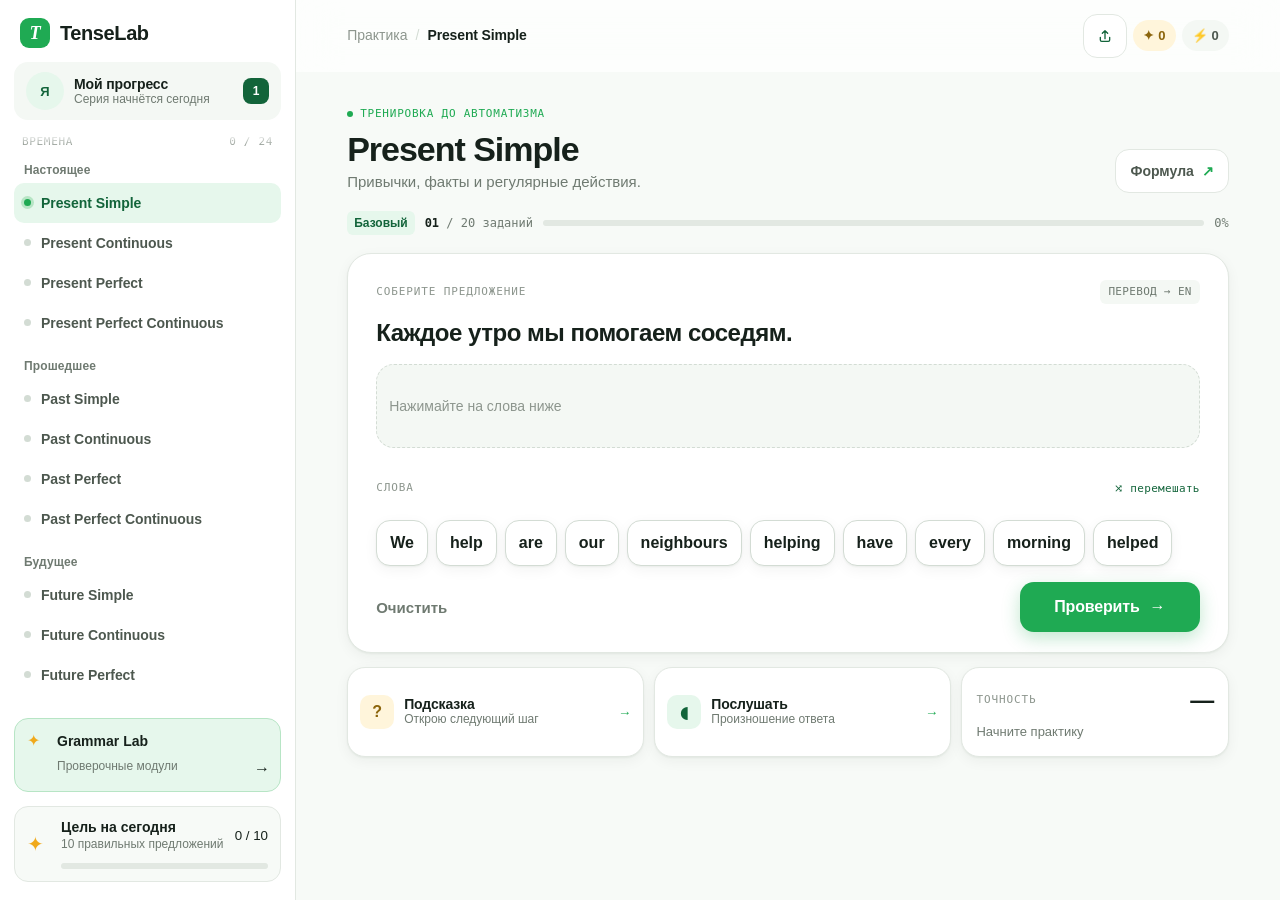
<file: index.html>
<!doctype html>
<html lang="ru">
  <head>
    <meta charset="UTF-8" />
    <meta name="viewport" content="width=device-width, initial-scale=1, viewport-fit=cover, interactive-widget=resizes-content" />
    <title>TenseLab — тренажёр английских времён</title>
    <meta name="description" content="Тренажёр английских времён: соберите предложение из слов и сразу получите разбор." />
    <meta name="theme-color" content="#ffffff" media="(prefers-color-scheme: light)" />
    <meta name="theme-color" content="#0d1310" media="(prefers-color-scheme: dark)" />
    <meta name="color-scheme" content="light dark" />
    <meta name="mobile-web-app-capable" content="yes" />
    <meta name="apple-mobile-web-app-capable" content="yes" />
    <meta name="apple-mobile-web-app-status-bar-style" content="default" />
    <meta name="apple-mobile-web-app-title" content="TenseLab" />
    <meta name="format-detection" content="telephone=no" />
    <link rel="manifest" href="manifest.webmanifest" />
    <link rel="icon" href="icon.svg" type="image/svg+xml" />
    <link rel="apple-touch-icon" href="icons/apple-touch-icon.png" />
    <link rel="stylesheet" href="styles.css" />
  </head>
  <body>
    <a class="skip-link" href="#trainerCard">Перейти к тренажёру</a>
    <div class="scrim" id="scrim" hidden></div>

    <main class="app-shell">
      <aside class="sidebar" id="sidebar" aria-label="Времена и разделы" aria-hidden="true">
        <div class="brand"><span class="brand-mark" aria-hidden="true">T</span><span>TenseLab</span></div>

        <button class="profile-card profile-button" id="profileButton" aria-label="Настроить профиль">
          <div class="avatar" id="avatarLetters" aria-hidden="true">Я</div>
          <div>
            <strong id="profileName">Мой прогресс</strong>
            <small id="profileStreak">Начните свою серию</small>
          </div>
          <div class="level" id="levelBadge" aria-hidden="true">1</div>
        </button>

        <nav class="course-nav" aria-label="Времена английского языка">
          <div class="nav-head"><span>ВРЕМЕНА</span><span id="courseProgress">0 / 24</span></div>
          <div id="tenseList"></div>
        </nav>

        <a class="grammar-lab-link" href="grammar.html">
          <span aria-hidden="true">✦</span><b>Grammar Lab</b><small>Проверочные модули</small><i aria-hidden="true">→</i>
        </a>

        <button class="daily-card" id="dailyGoalButton">
          <span class="sun" aria-hidden="true">✦</span>
          <div><b>Цель на сегодня</b><p id="dailyGoalText">10 правильных предложений</p></div>
          <span id="dailyCount">0 / 10</span>
          <div class="daily-progress"><i id="dailyFill"></i></div>
        </button>
      </aside>

      <section class="workspace">
        <header class="topbar" id="topbar">
          <button class="menu-button" id="menuButton" aria-label="Открыть список времён" aria-controls="sidebar" aria-expanded="false">
            <svg viewBox="0 0 24 24" fill="none" stroke="currentColor" stroke-width="2" stroke-linecap="round" aria-hidden="true">
              <path d="M4 7h16M4 12h16M4 17h16" />
            </svg>
          </button>
          <div class="crumb"><span>Практика</span><i aria-hidden="true">/</i><strong id="crumbTense">Present Simple</strong></div>
          <div class="top-stats">
            <button class="share-button" id="shareButton" aria-label="Поделиться результатом">
              <svg width="16" height="16" viewBox="0 0 24 24" fill="none" stroke="currentColor" stroke-width="2" stroke-linecap="round" stroke-linejoin="round" aria-hidden="true">
                <path d="M12 16V4m0 0L8 8m4-4 4 4M5 14v4a2 2 0 0 0 2 2h10a2 2 0 0 0 2-2v-4" />
              </svg>
            </button>
            <span class="xp" title="Очки опыта">✦ <b id="xpCount">0</b></span>
            <span class="streak" title="Серия дней">⚡ <b id="streakCount">0</b></span>
          </div>
        </header>

        <section class="lesson-head">
          <div class="eyebrow"><span class="live-dot" aria-hidden="true"></span> ТРЕНИРОВКА ДО АВТОМАТИЗМА</div>
          <div class="title-row">
            <div>
              <h1 id="tenseTitle">Present Simple</h1>
              <p id="tenseDescription">Привычки, факты и регулярные действия.</p>
            </div>
            <button class="formula-button" id="formulaButton">Формула <span aria-hidden="true">↗</span></button>
          </div>
          <div class="lesson-meta">
            <span class="badge" id="difficultyBadge">Базовый</span>
            <span><b id="taskNumber">01</b> / 20 заданий</span>
            <div class="progress-line" role="progressbar" aria-label="Прогресс по времени" aria-valuemin="0" aria-valuemax="100" aria-valuenow="0" id="progressBar"><i id="progressFill"></i></div>
            <span id="percentProgress">0%</span>
          </div>
        </section>

        <section class="trainer-card" id="trainerCard">
          <div class="task-top">
            <span class="task-label">СОБЕРИТЕ ПРЕДЛОЖЕНИЕ</span>
            <span class="task-type">ПЕРЕВОД → EN</span>
          </div>
          <h2 id="translation">Она обычно пьёт чай утром.</h2>
          <div class="answer-zone" id="answerZone" aria-live="polite" aria-label="Ваш ответ">
            <span class="answer-placeholder">Нажимайте на слова ниже</span>
          </div>
          <p class="feedback" id="feedback" aria-live="polite"></p>
          <div class="word-bank-label">
            <span>СЛОВА</span>
            <button id="shuffleButton" aria-label="Перемешать слова">⤨ перемешать</button>
          </div>
          <div class="word-bank" id="wordBank"></div>
          <div class="task-actions">
            <button class="secondary-btn" id="clearButton">Очистить</button>
            <button class="check-btn" id="checkButton">Проверить <span aria-hidden="true">→</span></button>
          </div>
        </section>

        <section class="bottom-panel">
          <button class="tool-card" id="hintButton">
            <span class="tool-icon hint-icon" aria-hidden="true">?</span>
            <span><b>Подсказка</b><small>Открою следующий шаг</small></span>
            <i aria-hidden="true">→</i>
          </button>
          <button class="tool-card" id="listenButton">
            <span class="tool-icon listen-icon" aria-hidden="true">◖</span>
            <span><b>Послушать</b><small>Произношение ответа</small></span>
            <i aria-hidden="true">→</i>
          </button>
          <div class="accuracy-card">
            <span>ТОЧНОСТЬ</span>
            <b id="accuracyValue">—</b>
            <small id="accuracySub">Начните практику</small>
          </div>
        </section>
      </section>
    </main>

    <dialog id="formulaDialog" aria-labelledby="dialogTitle">
      <div class="dialog-body">
        <button class="close-dialog" id="closeDialog" aria-label="Закрыть">×</button>
        <span class="dialog-overline">ШПАРГАЛКА</span>
        <h3 id="dialogTitle"></h3>
        <p id="dialogUsage"></p>
        <div class="formula-box" id="dialogFormula"></div>
        <div class="examples" id="dialogExamples"></div>
      </div>
    </dialog>

    <dialog id="goalDialog" class="settings-dialog" aria-labelledby="goalDialogTitle">
      <div class="dialog-body">
        <button class="close-dialog" data-close="goalDialog" aria-label="Закрыть">×</button>
        <span class="dialog-overline">НАСТРОЙКА</span>
        <h3 id="goalDialogTitle">Цель на сегодня</h3>
        <p>Выберите количество правильных предложений. Серия засчитывается после первого верного ответа за день.</p>
        <div class="goal-options">
          <button data-goal="5" aria-pressed="false">5<small>лёгкий темп</small></button>
          <button data-goal="10" aria-pressed="false">10<small>обычный</small></button>
          <button data-goal="20" aria-pressed="false">20<small>интенсив</small></button>
        </div>
      </div>
    </dialog>

    <dialog id="profileDialog" class="settings-dialog" aria-labelledby="profileDialogTitle">
      <div class="dialog-body">
        <button class="close-dialog" data-close="profileDialog" aria-label="Закрыть">×</button>
        <span class="dialog-overline">ПРОФИЛЬ</span>
        <h3 id="profileDialogTitle">Как к вам обращаться?</h3>
        <p>Имя остаётся только на этом устройстве.</p>
        <input id="profileNameInput" maxlength="24" placeholder="Например, Маша" autocomplete="given-name" enterkeyhint="done" />
        <button class="check-btn save-profile" id="saveProfileButton">Сохранить</button>
      </div>
    </dialog>

    <div class="toast" id="toast" role="status" aria-live="polite"></div>
    <script src="app.js"></script>
  </body>
</html>
</file>
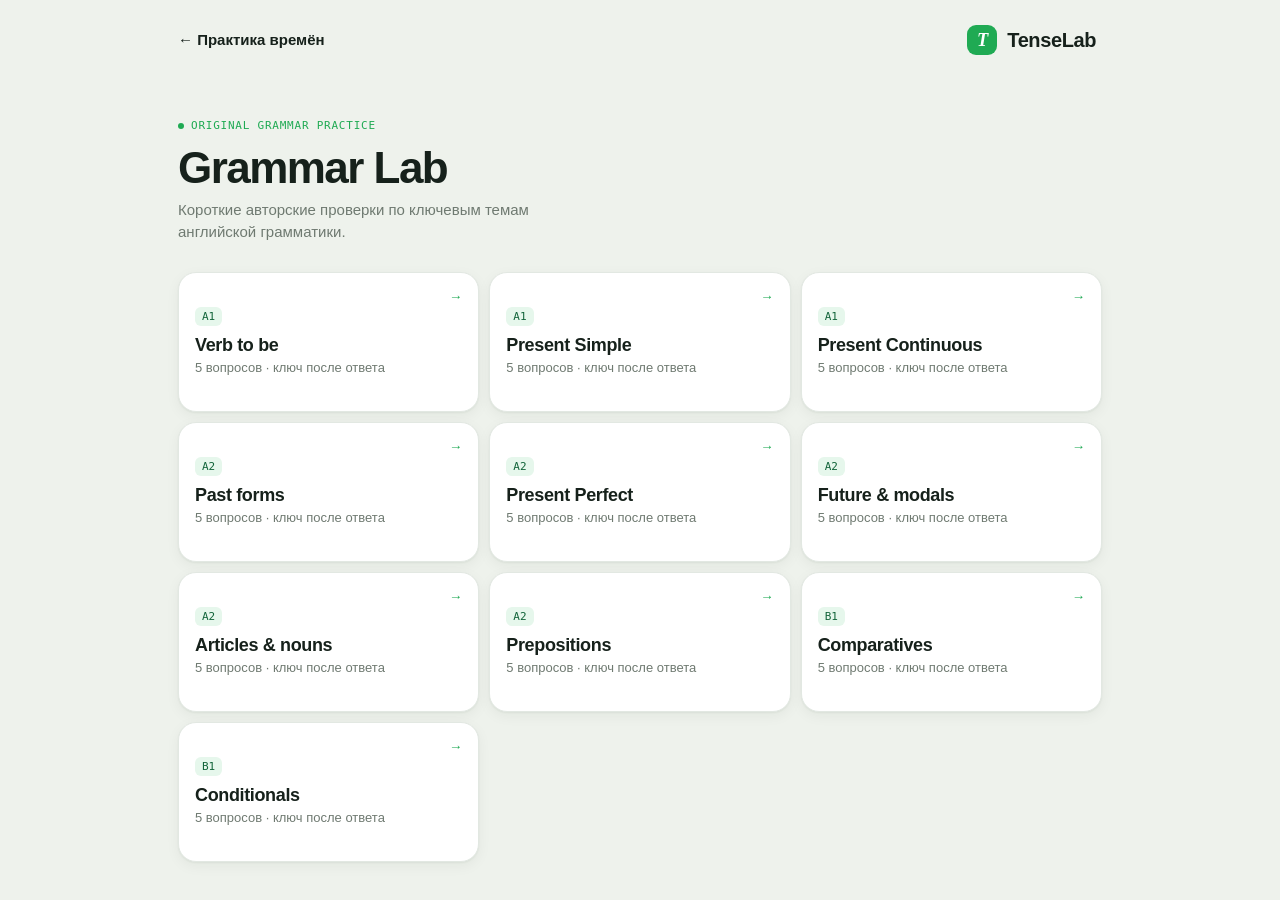
<file: grammar.html>
<!doctype html>
<html lang="ru">
  <head>
    <meta charset="UTF-8" />
    <meta name="viewport" content="width=device-width, initial-scale=1, viewport-fit=cover, interactive-widget=resizes-content" />
    <title>Grammar Lab — TenseLab</title>
    <meta name="description" content="Короткие проверочные модули по ключевым темам английской грамматики." />
    <meta name="theme-color" content="#ffffff" media="(prefers-color-scheme: light)" />
    <meta name="theme-color" content="#0d1310" media="(prefers-color-scheme: dark)" />
    <meta name="color-scheme" content="light dark" />
    <meta name="mobile-web-app-capable" content="yes" />
    <meta name="apple-mobile-web-app-capable" content="yes" />
    <meta name="apple-mobile-web-app-status-bar-style" content="default" />
    <meta name="apple-mobile-web-app-title" content="TenseLab" />
    <link rel="manifest" href="manifest.webmanifest" />
    <link rel="icon" href="icon.svg" type="image/svg+xml" />
    <link rel="apple-touch-icon" href="icons/apple-touch-icon.png" />
    <link rel="stylesheet" href="styles.css" />
  </head>
  <body class="grammar-page">
    <main class="grammar-shell">
      <header class="grammar-header">
        <a href="index.html" class="back-link">← Практика времён</a>
        <div class="brand"><span class="brand-mark" aria-hidden="true">T</span><span>TenseLab</span></div>
      </header>

      <section class="grammar-intro">
        <span class="eyebrow"><span class="live-dot" aria-hidden="true"></span> ORIGINAL GRAMMAR PRACTICE</span>
        <h1>Grammar Lab</h1>
        <p>Короткие авторские проверки по ключевым темам английской грамматики.</p>
      </section>

      <section class="module-grid" id="moduleGrid"></section>

      <section class="quiz-card" id="quizCard" hidden>
        <button class="back-link quiz-back" id="quizBack">← Все модули</button>
        <div class="quiz-top"><span id="quizUnit">МОДУЛЬ</span><span id="quizProgress">1 / 5</span></div>
        <h2 id="quizQuestion"></h2>
        <div id="quizOptions" class="quiz-options"></div>
        <p id="quizFeedback" class="quiz-feedback" aria-live="polite"></p>
        <button class="check-btn" id="nextQuestion" hidden>Следующий вопрос →</button>
      </section>
    </main>
    <script src="grammar.js"></script>
  </body>
</html>
</file>
<file: styles.css>
/* ==========================================================================
   TenseLab — design tokens
   Mobile-first. Light/dark. Safe-area aware. Motion follows the Apple
   "fluid interfaces" model: instant press feedback, short critically damped
   curves, overshoot only where a gesture carried momentum.
   ========================================================================== */

:root {
  color-scheme: light dark;

  /* Type — the platform font ships optical sizing and legibility tuning */
  --font-ui: -apple-system, BlinkMacSystemFont, "SF Pro Text", "Segoe UI Variable Text",
    "Segoe UI", Roboto, "Helvetica Neue", Arial, sans-serif;
  --font-mono: ui-monospace, SFMono-Regular, "SF Mono", "Roboto Mono", Menlo, Consolas, monospace;

  /* Surfaces */
  --bg: #eef2ec;
  --surface: #ffffff;
  --surface-sunken: #f4f8f4;
  --surface-quiet: #f7faf7;
  --chrome: rgba(255, 255, 255, 0.72);

  /* Ink */
  --ink: #16211b;
  --ink-2: #4d584f;
  --ink-3: #6f7a71;
  --ink-4: #8d968e;

  /* Lines */
  --line: #e2e8e2;
  --line-strong: #d3dcd4;

  /* Accents */
  --accent: #1faa53;
  --accent-press: #17913f;
  --accent-deep: #12643a;
  --accent-soft: #e6f7ec;
  --accent-edge: #b7e5c5;
  --gold: #f0a91b;
  --gold-soft: #fff5db;
  --gold-ink: #8c650c;
  --danger: #d9534f;
  --danger-soft: #fdeceb;

  /* Elevation */
  --shadow-1: 0 1px 2px rgba(16, 40, 24, 0.05), 0 4px 14px rgba(16, 40, 24, 0.05);
  --shadow-2: 0 2px 6px rgba(16, 40, 24, 0.06), 0 16px 40px rgba(16, 40, 24, 0.09);
  --shadow-3: 0 8px 24px rgba(10, 26, 16, 0.16), 0 40px 90px rgba(10, 26, 16, 0.22);
  --shadow-accent: 0 6px 18px rgba(31, 170, 83, 0.28);

  /* Radii */
  --r-sm: 10px;
  --r-md: 14px;
  --r-lg: 18px;
  --r-xl: 24px;
  --r-pill: 999px;

  /* Motion — response times, not "durations". Springs settle; these approximate. */
  --dur-press: 90ms;
  --dur-fast: 180ms;
  --dur-base: 260ms;
  --dur-slow: 400ms;
  --ease-out: cubic-bezier(0.32, 0.72, 0, 1);      /* critically damped feel */
  --ease-in: cubic-bezier(0.4, 0, 0.9, 0.3);
  --ease-momentum: cubic-bezier(0.2, 1.12, 0.36, 1); /* slight overshoot */

  /* Safe areas */
  --safe-t: env(safe-area-inset-top, 0px);
  --safe-r: env(safe-area-inset-right, 0px);
  --safe-b: env(safe-area-inset-bottom, 0px);
  --safe-l: env(safe-area-inset-left, 0px);

  /* Rhythm */
  --gutter: 20px;
  --topbar-h: 56px;
  --tap: 44px; /* minimum comfortable touch target */
}

@media (min-width: 900px) {
  :root {
    --gutter: clamp(28px, 4vw, 64px);
    --topbar-h: 72px;
  }
}

@media (prefers-color-scheme: dark) {
  :root {
    --bg: #0d1310;
    --surface: #161d18;
    --surface-sunken: #1b241d;
    --surface-quiet: #131a15;
    --chrome: rgba(22, 29, 24, 0.72);

    --ink: #eaf2ec;
    --ink-2: #b7c3ba;
    --ink-3: #93a096;
    --ink-4: #7d8a80;

    --line: #26312a;
    --line-strong: #334237;

    --accent: #3ecb75;
    --accent-press: #55d989;
    --accent-deep: #9fe7bb;
    --accent-soft: #16301f;
    --accent-edge: #2c5b3d;
    --gold: #f2b53a;
    --gold-soft: #33280d;
    --gold-ink: #f3c96e;
    --danger: #ff7b73;
    --danger-soft: #38201f;

    --shadow-1: 0 1px 2px rgba(0, 0, 0, 0.4), 0 4px 14px rgba(0, 0, 0, 0.3);
    --shadow-2: 0 2px 6px rgba(0, 0, 0, 0.4), 0 16px 40px rgba(0, 0, 0, 0.45);
    --shadow-3: 0 8px 24px rgba(0, 0, 0, 0.55), 0 40px 90px rgba(0, 0, 0, 0.6);
    --shadow-accent: 0 6px 18px rgba(62, 203, 117, 0.22);
  }
}

/* ==========================================================================
   Base
   ========================================================================== */

* {
  box-sizing: border-box;
}

/* An explicit `display` outranks the UA's [hidden] rule, so state the intent */
[hidden] {
  display: none !important;
}

html {
  -webkit-text-size-adjust: 100%;
  text-size-adjust: 100%;
}

body {
  margin: 0;
  min-height: 100vh;
  min-height: 100dvh;
  background: var(--bg);
  color: var(--ink);
  font-family: var(--font-ui);
  font-size: 16px;
  line-height: 1.5;
  -webkit-font-smoothing: antialiased;
  overscroll-behavior-y: contain;
}

body.no-scroll {
  overflow: hidden;
  touch-action: none;
}

/* ZoomLock (installZoomLock in app.js): panning yes, page scaling no.
   Set from JS so the page still behaves normally without it. */
html.zoom-locked {
  touch-action: pan-x pan-y;
}

h1,
h2,
h3 {
  font-weight: 700;
  margin: 0;
}

/* Anything a finger lands on: no 300ms delay, no grey flash, no text selection,
   and never smaller than the comfortable target size. */
button,
a.grammar-lab-link,
a.back-link {
  font-family: inherit;
  color: inherit;
  touch-action: manipulation;
  -webkit-tap-highlight-color: transparent;
  -webkit-user-select: none;
  user-select: none;
  -webkit-touch-callout: none;
}

button {
  cursor: pointer;
}

:where(button, a, input, [tabindex]):focus-visible {
  outline: 2px solid var(--accent);
  outline-offset: 2px;
  border-radius: var(--r-sm);
}

.skip-link {
  position: fixed;
  top: calc(var(--safe-t) + 8px);
  left: 50%;
  translate: -50% -200%;
  z-index: 60;
  background: var(--surface);
  color: var(--ink);
  border-radius: var(--r-pill);
  padding: 12px 20px;
  font-size: 0.875rem;
  font-weight: 600;
  text-decoration: none;
  box-shadow: var(--shadow-2);
  transition: translate var(--dur-base) var(--ease-out);
}

.skip-link:focus-visible {
  translate: -50% 0;
}

/* ==========================================================================
   Shell
   ========================================================================== */

.app-shell {
  max-width: 1440px;
  min-height: 100vh;
  min-height: 100dvh;
  margin-inline: auto;
  background: var(--surface-quiet);
  display: flex;
  /* No stacking context here on purpose: the drawer's z-index has to outrank
     the scrim, which lives outside this element. */
}

.workspace {
  flex: 1;
  min-width: 0;
  display: flex;
  flex-direction: column;
  padding-bottom: calc(24px + var(--safe-b));
}

/* ==========================================================================
   Sidebar — a drawer on phones, a column from 900px up
   ========================================================================== */

.sidebar {
  position: fixed;
  z-index: 40;
  inset: 0 auto 0 0;
  width: min(310px, 86vw);
  display: flex;
  flex-direction: column;
  gap: 14px;
  background: var(--surface);
  border-right: 1px solid var(--line);
  padding: calc(18px + var(--safe-t)) 14px calc(18px + var(--safe-b)) calc(14px + var(--safe-l));
  box-shadow: 24px 0 60px rgba(10, 26, 16, 0.18);

  /* Compositor-only property so the drag can track the finger 1:1 */
  translate: -102% 0;
  visibility: hidden;
  transition: translate var(--dur-base) var(--ease-out), visibility 0s linear var(--dur-base);
}

.sidebar.open {
  translate: 0 0;
  visibility: visible;
  transition: translate var(--dur-base) var(--ease-out), visibility 0s;
}

/* While a finger is on the drawer, the transform is driven by JS, not CSS */
.sidebar.dragging {
  transition: none;
  visibility: visible;
}

.scrim {
  position: fixed;
  inset: 0;
  z-index: 39;
  background: rgba(8, 22, 13, 0.42);
  backdrop-filter: blur(3px);
  -webkit-backdrop-filter: blur(3px);
  opacity: 0;
  visibility: hidden;
  transition: opacity var(--dur-base) var(--ease-out), visibility 0s linear var(--dur-base);
}

.scrim.visible {
  opacity: 1;
  visibility: visible;
  transition: opacity var(--dur-base) var(--ease-out), visibility 0s;
}

.brand {
  display: flex;
  align-items: center;
  gap: 10px;
  padding-inline: 6px;
  font-size: 1.25rem;
  font-weight: 800;
  letter-spacing: -0.02em;
}

.brand-mark {
  width: 30px;
  height: 30px;
  flex: none;
  border-radius: 9px;
  background: var(--accent);
  color: #fff;
  display: grid;
  place-items: center;
  font: italic 700 1.15rem/1 Georgia, "Times New Roman", serif;
}

.profile-card {
  width: 100%;
  min-height: var(--tap);
  border: 0;
  border-radius: var(--r-md);
  background: var(--surface-sunken);
  color: var(--ink);
  padding: 10px 12px;
  display: flex;
  align-items: center;
  gap: 10px;
  text-align: left;
  transition: background var(--dur-fast) var(--ease-out), scale var(--dur-press) var(--ease-out);
}

.profile-card:active {
  scale: 0.98;
}

.avatar {
  width: 38px;
  height: 38px;
  flex: none;
  border-radius: 50%;
  background: var(--accent-soft);
  color: var(--accent-deep);
  display: grid;
  place-items: center;
  font-size: 0.8125rem;
  font-weight: 700;
}

.profile-card > div:not(.avatar):not(.level) {
  min-width: 0;
}

.profile-card strong,
.profile-card small {
  display: block;
  overflow: hidden;
  text-overflow: ellipsis;
  white-space: nowrap;
}

.profile-card strong {
  font-size: 0.875rem;
  letter-spacing: -0.01em;
}

.profile-card small {
  font-size: 0.75rem;
  color: var(--ink-3);
}

.level {
  margin-left: auto;
  flex: none;
  min-width: 26px;
  height: 26px;
  padding-inline: 6px;
  border-radius: 8px;
  background: var(--accent-deep);
  color: var(--surface);
  display: grid;
  place-items: center;
  font-size: 0.75rem;
  font-weight: 700;
}

@media (prefers-color-scheme: dark) {
  .level {
    color: #0d1310;
  }
}

.course-nav {
  flex: 1;
  min-height: 0;
  overflow-y: auto;
  overscroll-behavior: contain;
  -webkit-overflow-scrolling: touch;
  scrollbar-width: thin;
  /* Scroll edge effect instead of a hard divider */
  mask-image: linear-gradient(to bottom, transparent 0, #000 12px, #000 calc(100% - 16px), transparent 100%);
}

.nav-head {
  display: flex;
  justify-content: space-between;
  margin: 0 8px 10px;
  font-family: var(--font-mono);
  font-size: 0.6875rem;
  letter-spacing: 0.06em;
  color: var(--ink-4);
}

.nav-section {
  margin-bottom: 14px;
}

.nav-section-title {
  margin: 0 10px 4px;
  font-size: 0.75rem;
  font-weight: 700;
  letter-spacing: 0.01em;
  color: var(--ink-3);
}

.tense-link {
  width: 100%;
  min-height: 40px;
  border: 0;
  border-radius: var(--r-sm);
  background: transparent;
  color: var(--ink-2);
  padding: 8px 10px;
  display: flex;
  align-items: center;
  gap: 10px;
  text-align: left;
  font-size: 0.875rem;
  font-weight: 600;
  letter-spacing: -0.005em;
  transition: background var(--dur-fast) var(--ease-out), color var(--dur-fast) var(--ease-out),
    scale var(--dur-press) var(--ease-out);
}

.tense-link:active {
  scale: 0.985;
  background: var(--surface-sunken);
}

.tense-link.active {
  background: var(--accent-soft);
  color: var(--accent-deep);
}

.tense-dot {
  width: 7px;
  height: 7px;
  flex: none;
  border-radius: 50%;
  background: var(--line-strong);
  transition: background var(--dur-fast) var(--ease-out), box-shadow var(--dur-fast) var(--ease-out);
}

.tense-link.active .tense-dot {
  background: var(--accent);
  box-shadow: 0 0 0 3px var(--accent-edge);
}

.tense-link.done .tense-dot {
  background: var(--accent);
}

.grammar-lab-link {
  min-height: var(--tap);
  border: 1px solid var(--accent-edge);
  border-radius: var(--r-md);
  background: var(--accent-soft);
  color: var(--accent-deep);
  padding: 10px 12px;
  display: grid;
  grid-template-columns: 22px 1fr 14px;
  align-items: center;
  gap: 4px 8px;
  text-decoration: none;
  transition: scale var(--dur-press) var(--ease-out), background var(--dur-fast) var(--ease-out);
}

.grammar-lab-link:active {
  scale: 0.98;
}

.grammar-lab-link span {
  color: var(--gold);
  font-size: 1rem;
}

.grammar-lab-link b {
  font-size: 0.875rem;
}

.grammar-lab-link small {
  grid-column: 2;
  font-size: 0.75rem;
  color: var(--ink-3);
}

.grammar-lab-link i {
  grid-row: span 2;
  grid-column: 3;
  font-style: normal;
}

.daily-card {
  width: 100%;
  border: 1px solid var(--line);
  border-radius: var(--r-md);
  background: var(--surface-quiet);
  color: var(--ink);
  padding: 12px;
  display: grid;
  grid-template-columns: 24px 1fr auto;
  align-items: center;
  gap: 4px 10px;
  text-align: left;
  transition: scale var(--dur-press) var(--ease-out), border-color var(--dur-fast) var(--ease-out);
}

.daily-card:active {
  scale: 0.98;
}

.daily-card .sun {
  grid-row: span 2;
  font-size: 1.25rem;
  color: var(--gold);
}

.daily-card b {
  font-size: 0.875rem;
}

.daily-card p {
  margin: 2px 0 0;
  font-size: 0.75rem;
  color: var(--ink-3);
}

.daily-card > span:last-child {
  grid-column: 3;
  grid-row: 1;
  font-family: var(--font-mono);
  font-size: 0.75rem;
  color: var(--accent-deep);
}

.daily-progress {
  grid-column: 2 / -1;
  height: 6px;
  margin-top: 8px;
  border-radius: var(--r-pill);
  background: var(--line);
  overflow: hidden;
}

.daily-progress i {
  display: block;
  height: 100%;
  width: 0;
  border-radius: inherit;
  background: var(--accent);
  transition: width var(--dur-slow) var(--ease-out);
}

/* ==========================================================================
   Topbar — a translucent layer the content scrolls under
   ========================================================================== */

.topbar {
  position: sticky;
  top: 0;
  z-index: 20;
  min-height: var(--topbar-h);
  padding: calc(var(--safe-t) + 6px) max(var(--gutter), var(--safe-r)) 6px max(var(--gutter), var(--safe-l));
  display: flex;
  align-items: center;
  gap: 10px;
  background: var(--chrome);
  backdrop-filter: blur(20px) saturate(180%);
  -webkit-backdrop-filter: blur(20px) saturate(180%);
  border-bottom: 1px solid transparent;
  transition: border-color var(--dur-base) var(--ease-out);
}

/* The divider only appears once content actually slides underneath */
.topbar.scrolled {
  border-bottom-color: var(--line);
}

.menu-button {
  width: var(--tap);
  height: var(--tap);
  flex: none;
  margin-left: -10px;
  border: 0;
  border-radius: var(--r-md);
  background: transparent;
  color: var(--ink-2);
  display: grid;
  place-items: center;
  transition: background var(--dur-fast) var(--ease-out), scale var(--dur-press) var(--ease-out);
}

.menu-button:active {
  scale: 0.92;
  background: var(--surface-sunken);
}

.menu-button svg {
  width: 22px;
  height: 22px;
}

.crumb {
  display: flex;
  align-items: baseline;
  gap: 8px;
  min-width: 0;
  font-size: 0.875rem;
}

.crumb span {
  color: var(--ink-4);
}

.crumb i {
  color: var(--line-strong);
  font-style: normal;
}

.crumb strong {
  min-width: 0;
  overflow: hidden;
  text-overflow: ellipsis;
  white-space: nowrap;
  letter-spacing: -0.01em;
}

.top-stats {
  margin-left: auto;
  display: flex;
  align-items: center;
  gap: 6px;
  flex: none;
}

.top-stats span {
  display: inline-flex;
  align-items: center;
  gap: 4px;
  padding: 6px 10px;
  border-radius: var(--r-pill);
  font-size: 0.8125rem;
  font-weight: 600;
  font-variant-numeric: tabular-nums;
  white-space: nowrap;
}

.xp {
  background: var(--gold-soft);
  color: var(--gold-ink);
}

.streak {
  background: var(--surface-sunken);
  color: var(--ink-2);
}

.share-button {
  min-width: var(--tap);
  height: var(--tap);
  border: 1px solid var(--line);
  border-radius: var(--r-md);
  background: var(--surface);
  color: var(--accent-deep);
  padding-inline: 10px;
  display: inline-flex;
  align-items: center;
  justify-content: center;
  gap: 6px;
  font-size: 0.8125rem;
  font-weight: 600;
  transition: scale var(--dur-press) var(--ease-out), background var(--dur-fast) var(--ease-out);
}

.share-button:active {
  scale: 0.94;
  background: var(--accent-soft);
}

/* ==========================================================================
   Lesson head
   ========================================================================== */

.lesson-head {
  padding: 22px max(var(--gutter), var(--safe-r)) 18px max(var(--gutter), var(--safe-l));
}

.eyebrow {
  display: flex;
  align-items: center;
  gap: 7px;
  font-family: var(--font-mono);
  font-size: 0.6875rem;
  font-weight: 500;
  letter-spacing: 0.07em;
  color: var(--accent);
}

.live-dot {
  width: 6px;
  height: 6px;
  flex: none;
  border-radius: 50%;
  background: var(--accent);
  animation: breathe 2.6s var(--ease-out) infinite;
}

.title-row {
  display: flex;
  flex-direction: column;
  align-items: flex-start;
  gap: 14px;
  margin-top: 8px;
}

.title-row h1 {
  /* Large type wants tight leading and negative tracking */
  font-size: clamp(1.75rem, 7vw, 2.125rem);
  line-height: 1.08;
  letter-spacing: -0.03em;
  margin-bottom: 4px;
}

.title-row p {
  margin: 0;
  color: var(--ink-3);
  font-size: 0.9375rem;
  line-height: 1.45;
  max-width: 46ch;
}

.formula-button {
  min-height: var(--tap);
  border: 1px solid var(--line);
  border-radius: var(--r-md);
  background: var(--surface);
  color: var(--ink-2);
  padding: 0 14px;
  display: inline-flex;
  align-items: center;
  gap: 8px;
  font-size: 0.875rem;
  font-weight: 600;
  transition: scale var(--dur-press) var(--ease-out), border-color var(--dur-fast) var(--ease-out);
}

.formula-button:active {
  scale: 0.96;
  border-color: var(--accent-edge);
}

.formula-button span {
  color: var(--accent);
}

.lesson-meta {
  display: flex;
  align-items: center;
  flex-wrap: wrap;
  gap: 8px 10px;
  margin-top: 18px;
  font-family: var(--font-mono);
  font-size: 0.75rem;
  color: var(--ink-3);
}

.lesson-meta b {
  color: var(--ink);
}

.badge {
  border-radius: 6px;
  background: var(--accent-soft);
  color: var(--accent-deep);
  padding: 3px 7px;
  font-family: var(--font-ui);
  font-size: 0.75rem;
  font-weight: 600;
}

.progress-line {
  flex: 1 1 90px;
  min-width: 70px;
  height: 6px;
  border-radius: var(--r-pill);
  background: var(--line);
  overflow: hidden;
}

.progress-line i {
  display: block;
  height: 100%;
  width: 0;
  border-radius: inherit;
  background: var(--accent);
  transition: width var(--dur-slow) var(--ease-out);
}

/* ==========================================================================
   Trainer card
   ========================================================================== */

.trainer-card {
  margin-inline: max(var(--gutter), var(--safe-r)) max(var(--gutter), var(--safe-l));
  border: 1px solid var(--line);
  border-radius: var(--r-xl);
  background: var(--surface);
  padding: 18px 16px 0;
  box-shadow: var(--shadow-1);
  transition: box-shadow var(--dur-base) var(--ease-out), border-color var(--dur-base) var(--ease-out);
}

.trainer-card.success-card {
  border-color: var(--accent-edge);
  box-shadow: var(--shadow-accent);
}

.task-top {
  display: flex;
  justify-content: space-between;
  align-items: center;
  gap: 10px;
}

.task-label {
  font-family: var(--font-mono);
  font-size: 0.6875rem;
  font-weight: 500;
  letter-spacing: 0.08em;
  color: var(--ink-4);
}

.task-type {
  font-family: var(--font-mono);
  font-size: 0.6875rem;
  letter-spacing: 0.03em;
  background: var(--surface-sunken);
  color: var(--ink-3);
  padding: 4px 8px;
  border-radius: 6px;
  white-space: nowrap;
}

.trainer-card h2 {
  font-size: clamp(1.25rem, 5.2vw, 1.5rem);
  line-height: 1.25;
  letter-spacing: -0.02em;
  margin: 14px 0 16px;
  text-wrap: balance;
}

.answer-zone {
  min-height: 84px;
  border: 1.5px dashed var(--line-strong);
  border-radius: var(--r-lg);
  background: var(--surface-sunken);
  display: flex;
  flex-wrap: wrap;
  align-content: center;
  gap: 8px;
  padding: 12px;
  transition: background var(--dur-base) var(--ease-out), border-color var(--dur-base) var(--ease-out);
}

.answer-zone.has-answer {
  border-style: solid;
  border-color: var(--line);
  background: var(--surface);
}

.answer-zone.shake {
  border-color: var(--danger);
  animation: shake 420ms var(--ease-out);
}

.answer-placeholder {
  color: var(--ink-4);
  font-size: 0.875rem;
}

.answer-token {
  min-height: 38px;
  border: 0;
  border-radius: var(--r-sm);
  background: var(--accent-soft);
  color: var(--accent-deep);
  padding: 6px 11px;
  font-size: 1rem;
  font-weight: 600;
  animation: token-in var(--dur-base) var(--ease-momentum);
  transition: scale var(--dur-press) var(--ease-out);
}

.answer-token:active {
  scale: 0.93;
}

.feedback {
  font-size: 0.875rem;
  line-height: 1.45;
  margin: 10px 2px 0;
  min-height: 0;
  opacity: 0;
  transition: opacity var(--dur-fast) var(--ease-out);
}

.feedback.show {
  min-height: 1.4em;
  opacity: 1;
}

.feedback.error {
  color: var(--danger);
}

.feedback.success {
  color: var(--accent-deep);
  font-weight: 600;
}

.word-bank-label {
  display: flex;
  justify-content: space-between;
  align-items: center;
  gap: 10px;
  margin: 18px 0 10px;
  font-family: var(--font-mono);
  font-size: 0.6875rem;
  font-weight: 500;
  letter-spacing: 0.08em;
  color: var(--ink-4);
}

.word-bank-label button {
  min-height: var(--tap);
  border: 0;
  border-radius: var(--r-sm);
  background: transparent;
  color: var(--accent-deep);
  padding: 0 8px;
  margin-right: -8px;
  font-family: var(--font-mono);
  font-size: 0.6875rem;
  letter-spacing: 0.03em;
  transition: scale var(--dur-press) var(--ease-out), background var(--dur-fast) var(--ease-out);
}

.word-bank-label button:active {
  scale: 0.94;
  background: var(--accent-soft);
}

.word-bank {
  display: flex;
  flex-wrap: wrap;
  gap: 8px;
  min-height: 46px;
}

.word {
  min-height: 42px;
  border: 1px solid var(--line-strong);
  border-radius: var(--r-md);
  background: var(--surface);
  color: var(--ink);
  padding: 8px 13px;
  font-size: 1rem;
  font-weight: 600;
  box-shadow: var(--shadow-1);
  transition: scale var(--dur-press) var(--ease-out), opacity var(--dur-base) var(--ease-out),
    border-color var(--dur-fast) var(--ease-out), background var(--dur-fast) var(--ease-out);
}

.word:active {
  scale: 0.93;
  border-color: var(--accent-edge);
  background: var(--accent-soft);
}

.word.used {
  opacity: 0.28;
  scale: 0.94;
  pointer-events: none;
  box-shadow: none;
}

/* The primary action stays in the thumb zone while the card is on screen */
.task-actions {
  position: sticky;
  bottom: 0;
  z-index: 5;
  margin-inline: -16px;
  padding: 12px 16px calc(12px + var(--safe-b));
  display: flex;
  align-items: center;
  gap: 12px;
  background: var(--chrome);
  backdrop-filter: blur(18px) saturate(180%);
  -webkit-backdrop-filter: blur(18px) saturate(180%);
  border-top: 1px solid var(--line);
  border-radius: 0 0 var(--r-xl) var(--r-xl);
}

.secondary-btn {
  min-height: var(--tap);
  border: 0;
  border-radius: var(--r-md);
  background: transparent;
  color: var(--ink-3);
  padding: 0 14px;
  margin-left: -14px;
  font-size: 0.9375rem;
  font-weight: 600;
  transition: scale var(--dur-press) var(--ease-out), background var(--dur-fast) var(--ease-out);
}

.secondary-btn:active {
  scale: 0.96;
  background: var(--surface-sunken);
}

.check-btn {
  flex: 1;
  min-height: 50px;
  border: 0;
  border-radius: var(--r-md);
  background: var(--accent);
  color: #fff;
  padding: 0 18px;
  display: inline-flex;
  align-items: center;
  justify-content: center;
  gap: 10px;
  font-size: 1rem;
  font-weight: 700;
  letter-spacing: -0.01em;
  box-shadow: var(--shadow-accent);
  transition: scale var(--dur-press) var(--ease-out), background var(--dur-fast) var(--ease-out);
}

.check-btn:active {
  scale: 0.97;
  background: var(--accent-press);
}

@media (prefers-color-scheme: dark) {
  .check-btn {
    color: #07130c;
  }
}

/* ==========================================================================
   Bottom panel
   ========================================================================== */

.bottom-panel {
  margin: 14px max(var(--gutter), var(--safe-r)) 0 max(var(--gutter), var(--safe-l));
  display: grid;
  grid-template-columns: 1fr 1fr;
  gap: 10px;
}

.tool-card,
.accuracy-card {
  /* Grid items default to min-width:auto, which lets their content push the
     track wider than the viewport on narrow phones. */
  min-width: 0;
  border: 1px solid var(--line);
  border-radius: var(--r-lg);
  background: var(--surface);
  min-height: 72px;
  padding: 12px;
  display: flex;
  align-items: center;
  gap: 10px;
  box-shadow: var(--shadow-1);
}

.tool-card > span:not(.tool-icon) {
  min-width: 0;
}

.tool-card {
  text-align: left;
  color: var(--ink);
  transition: scale var(--dur-press) var(--ease-out), border-color var(--dur-fast) var(--ease-out);
}

.tool-card:active {
  scale: 0.97;
  border-color: var(--accent-edge);
}

.tool-icon {
  width: 34px;
  height: 34px;
  flex: none;
  border-radius: var(--r-sm);
  display: grid;
  place-items: center;
  font-size: 1rem;
  font-weight: 700;
}

.hint-icon {
  background: var(--gold-soft);
  color: var(--gold-ink);
}

.listen-icon {
  background: var(--accent-soft);
  color: var(--accent-deep);
}

.tool-card b,
.tool-card small {
  display: block;
}

.tool-card b {
  font-size: 0.875rem;
  letter-spacing: -0.01em;
}

.tool-card small {
  font-size: 0.75rem;
  color: var(--ink-3);
  line-height: 1.3;
}

.tool-card i {
  margin-left: auto;
  color: var(--accent);
  font-style: normal;
}

.accuracy-card {
  grid-column: span 2;
  display: flex;
  align-items: center;
  justify-content: space-between;
  flex-wrap: wrap;
  gap: 4px 12px;
  padding: 14px;
}

.accuracy-card span {
  font-family: var(--font-mono);
  font-size: 0.6875rem;
  letter-spacing: 0.08em;
  color: var(--ink-4);
  order: 1;
  flex-basis: 100%;
}

.accuracy-card b {
  order: 2;
  font-size: 1.5rem;
  letter-spacing: -0.02em;
  font-variant-numeric: tabular-nums;
}

.accuracy-card small {
  order: 3;
  margin-left: auto;
  color: var(--ink-3);
  font-size: 0.8125rem;
}

/* ==========================================================================
   Dialogs — bottom sheets on phones, centred cards on larger screens
   ========================================================================== */

dialog {
  border: 0;
  padding: 0;
  color: var(--ink);
  background: var(--surface);
  box-shadow: var(--shadow-3);
  width: 100%;
  max-width: 100%;
  max-height: 88dvh;
  margin: auto auto 0;
  border-radius: var(--r-xl) var(--r-xl) 0 0;
  overflow: hidden auto;
  overscroll-behavior: contain;
}

dialog::backdrop {
  background: rgba(8, 22, 13, 0.4);
  backdrop-filter: blur(3px);
  -webkit-backdrop-filter: blur(3px);
  animation: fade-in var(--dur-base) var(--ease-out);
}

dialog[open] {
  animation: sheet-in var(--dur-base) var(--ease-out);
}

dialog.closing {
  animation: sheet-out var(--dur-fast) var(--ease-in) forwards;
}

dialog.closing::backdrop {
  animation: fade-out var(--dur-fast) var(--ease-in) forwards;
}

.dialog-body {
  position: relative;
  padding: 22px 20px calc(24px + var(--safe-b));
}

/* Sheet grabber */
.dialog-body::before {
  content: "";
  position: absolute;
  top: 8px;
  left: 50%;
  translate: -50% 0;
  width: 38px;
  height: 4px;
  border-radius: var(--r-pill);
  background: var(--line-strong);
}

.close-dialog {
  position: absolute;
  right: 10px;
  top: 12px;
  width: var(--tap);
  height: var(--tap);
  border: 0;
  border-radius: var(--r-pill);
  background: var(--surface-sunken);
  color: var(--ink-3);
  display: grid;
  place-items: center;
  font-size: 1.375rem;
  line-height: 1;
  transition: scale var(--dur-press) var(--ease-out);
}

.close-dialog:active {
  scale: 0.9;
}

.dialog-overline {
  display: block;
  margin-top: 6px;
  font-family: var(--font-mono);
  font-size: 0.6875rem;
  letter-spacing: 0.08em;
  color: var(--accent);
}

dialog h3 {
  font-size: 1.375rem;
  line-height: 1.2;
  letter-spacing: -0.02em;
  margin: 8px 44px 6px 0;
}

dialog p {
  margin: 0;
  color: var(--ink-3);
  font-size: 0.9375rem;
  line-height: 1.5;
}

.formula-box {
  background: var(--accent-soft);
  color: var(--accent-deep);
  padding: 14px;
  border-radius: var(--r-md);
  font-family: var(--font-mono);
  font-size: 0.9375rem;
  line-height: 1.5;
  margin: 16px 0;
  overflow-x: auto;
}

.examples {
  border-top: 1px solid var(--line);
  padding-top: 14px;
  font-size: 0.9375rem;
  line-height: 1.6;
  color: var(--ink-2);
}

.examples b {
  display: block;
  font-family: var(--font-mono);
  font-size: 0.6875rem;
  letter-spacing: 0.08em;
  color: var(--ink-4);
  margin-bottom: 4px;
}

.goal-options {
  display: grid;
  grid-template-columns: repeat(3, 1fr);
  gap: 10px;
  margin-top: 18px;
}

.goal-options button {
  min-height: 76px;
  border: 1px solid var(--line);
  border-radius: var(--r-md);
  background: var(--surface-quiet);
  color: var(--accent-deep);
  padding: 12px 6px;
  font-size: 1.375rem;
  font-weight: 700;
  transition: scale var(--dur-press) var(--ease-out), border-color var(--dur-fast) var(--ease-out),
    background var(--dur-fast) var(--ease-out);
}

.goal-options button:active {
  scale: 0.95;
}

.goal-options button[aria-pressed="true"] {
  border-color: var(--accent);
  background: var(--accent-soft);
}

.goal-options small {
  display: block;
  margin-top: 2px;
  font-size: 0.75rem;
  font-weight: 500;
  color: var(--ink-3);
}

.settings-dialog input {
  width: 100%;
  border: 1px solid var(--line-strong);
  border-radius: var(--r-md);
  background: var(--surface-quiet);
  color: var(--ink);
  padding: 13px 14px;
  /* 16px keeps iOS from zooming the viewport on focus */
  font-family: inherit;
  font-size: 1rem;
  margin: 14px 0;
}

.settings-dialog input:focus {
  outline: 2px solid var(--accent);
  outline-offset: 1px;
}

.save-profile {
  width: 100%;
}

/* ==========================================================================
   Toast
   ========================================================================== */

.toast {
  position: fixed;
  left: 50%;
  bottom: calc(20px + var(--safe-b));
  z-index: 80;
  max-width: min(420px, calc(100vw - 32px));
  background: var(--ink);
  color: var(--surface);
  border-radius: var(--r-pill);
  padding: 12px 18px;
  font-size: 0.875rem;
  font-weight: 500;
  text-align: center;
  box-shadow: var(--shadow-2);
  translate: -50% calc(100% + 40px);
  opacity: 0;
  pointer-events: none;
  transition: translate var(--dur-base) var(--ease-momentum), opacity var(--dur-fast) var(--ease-out);
}

.toast.visible {
  translate: -50% 0;
  opacity: 1;
}

@media (prefers-color-scheme: dark) {
  .toast {
    background: var(--surface-sunken);
    color: var(--ink);
    border: 1px solid var(--line-strong);
  }
}

/* ==========================================================================
   Grammar Lab
   ========================================================================== */

.grammar-page .grammar-shell {
  max-width: 960px;
  margin-inline: auto;
  padding: calc(var(--safe-t) + 18px) max(18px, var(--safe-r)) calc(32px + var(--safe-b))
    max(18px, var(--safe-l));
}

.grammar-header {
  display: flex;
  align-items: center;
  justify-content: space-between;
  gap: 12px;
}

.back-link {
  min-height: var(--tap);
  display: inline-flex;
  align-items: center;
  gap: 6px;
  border: 0;
  border-radius: var(--r-md);
  background: transparent;
  color: var(--accent-deep);
  padding: 0 12px;
  margin-left: -12px;
  font-size: 0.9375rem;
  font-weight: 600;
  text-decoration: none;
  transition: scale var(--dur-press) var(--ease-out), background var(--dur-fast) var(--ease-out);
}

.back-link:active {
  scale: 0.96;
  background: var(--accent-soft);
}

.grammar-intro {
  margin: 36px 0 24px;
}

.grammar-intro h1 {
  font-size: clamp(2rem, 9vw, 2.75rem);
  line-height: 1.05;
  letter-spacing: -0.035em;
  margin: 10px 0 8px;
}

.grammar-intro p {
  margin: 0;
  color: var(--ink-3);
  font-size: 0.9375rem;
  max-width: 48ch;
}

.module-grid {
  display: grid;
  grid-template-columns: 1fr;
  gap: 10px;
}

.module-card {
  position: relative;
  min-height: 96px;
  text-align: left;
  border: 1px solid var(--line);
  border-radius: var(--r-lg);
  background: var(--surface);
  color: var(--ink);
  padding: 16px;
  box-shadow: var(--shadow-1);
  transition: scale var(--dur-press) var(--ease-out), border-color var(--dur-fast) var(--ease-out);
}

.module-card:active {
  scale: 0.98;
  border-color: var(--accent-edge);
}

.module-card span {
  font-family: var(--font-mono);
  font-size: 0.6875rem;
  color: var(--accent-deep);
  background: var(--accent-soft);
  padding: 3px 7px;
  border-radius: 6px;
}

.module-card h2 {
  font-size: 1.125rem;
  letter-spacing: -0.02em;
  margin: 12px 0 4px;
}

.module-card p {
  margin: 0;
  font-size: 0.8125rem;
  color: var(--ink-3);
}

.module-card i {
  position: absolute;
  right: 16px;
  top: 16px;
  color: var(--accent);
  font-style: normal;
}

.quiz-card {
  margin: 24px 0;
  border: 1px solid var(--line);
  border-radius: var(--r-xl);
  background: var(--surface);
  padding: 20px 18px;
  box-shadow: var(--shadow-1);
}

.quiz-back {
  margin-bottom: 12px;
}

.quiz-top {
  display: flex;
  justify-content: space-between;
  gap: 12px;
  font-family: var(--font-mono);
  font-size: 0.6875rem;
  letter-spacing: 0.05em;
  color: var(--ink-4);
}

.quiz-card h2 {
  font-size: clamp(1.25rem, 5.5vw, 1.625rem);
  line-height: 1.25;
  letter-spacing: -0.02em;
  margin: 16px 0 20px;
  text-wrap: balance;
}

.quiz-options {
  display: grid;
  gap: 10px;
}

.quiz-options button {
  min-height: 52px;
  border: 1px solid var(--line-strong);
  border-radius: var(--r-md);
  background: var(--surface);
  color: var(--ink);
  padding: 12px 14px;
  text-align: left;
  font-size: 1rem;
  font-weight: 600;
  transition: scale var(--dur-press) var(--ease-out), border-color var(--dur-fast) var(--ease-out),
    background var(--dur-fast) var(--ease-out);
}

.quiz-options button:active:not(:disabled) {
  scale: 0.98;
  border-color: var(--accent-edge);
  background: var(--accent-soft);
}

.quiz-options .correct {
  background: var(--accent-soft);
  border-color: var(--accent);
  color: var(--accent-deep);
}

.quiz-options .wrong {
  background: var(--danger-soft);
  border-color: var(--danger);
  color: var(--danger);
}

.quiz-feedback {
  min-height: 1.4em;
  margin: 14px 0;
  font-size: 0.9375rem;
}

.quiz-feedback.good {
  color: var(--accent-deep);
  font-weight: 600;
}

.quiz-feedback.bad {
  color: var(--danger);
}

#nextQuestion {
  width: 100%;
}

/* ==========================================================================
   Breakpoints
   ========================================================================== */

/* Phones: the heading below already names the tense, and the tool icons
   already name themselves — drop the duplicated words rather than squeeze them */
@media (max-width: 599px) {
  .crumb span,
  .crumb i {
    display: none;
  }

  .tool-card small {
    display: none;
  }

  .tool-card {
    min-height: 64px;
  }
}

/* Small phones: two tool cards side by side leave no room for their labels */
@media (max-width: 379px) {
  :root {
    --gutter: 14px;
  }

  .bottom-panel {
    grid-template-columns: 1fr;
  }

  .accuracy-card {
    grid-column: auto;
  }
}

@media (min-width: 600px) {
  .title-row {
    flex-direction: row;
    align-items: flex-end;
    justify-content: space-between;
    gap: 24px;
  }

  .title-row > div {
    min-width: 0;
  }

  .trainer-card {
    padding-inline: 24px;
  }

  .task-actions {
    margin-inline: -24px;
    padding-inline: 24px;
  }

  .bottom-panel {
    grid-template-columns: 1fr 1fr minmax(180px, 0.9fr);
  }

  .accuracy-card {
    grid-column: auto;
  }

  .accuracy-card span {
    flex-basis: auto;
  }

  .accuracy-card small {
    flex-basis: 100%;
    margin-left: 0;
    order: 4;
  }

  .module-grid {
    grid-template-columns: 1fr 1fr;
  }

  dialog {
    max-width: 480px;
    margin: auto;
    border-radius: var(--r-xl);
    max-height: calc(100dvh - 48px);
  }

  dialog[open] {
    animation: dialog-in var(--dur-base) var(--ease-out);
  }

  dialog.closing {
    animation: dialog-out var(--dur-fast) var(--ease-in) forwards;
  }

  .dialog-body {
    padding: 26px 26px 28px;
  }

  .dialog-body::before {
    display: none;
  }

  .grammar-intro {
    margin: 56px 0 28px;
  }
}

@media (min-width: 900px) {
  .sidebar {
    position: sticky;
    top: 0;
    z-index: 1;
    height: 100vh;
    height: 100dvh;
    inset: auto;
    width: 296px;
    flex: none;
    translate: 0 0;
    visibility: visible;
    box-shadow: none;
    transition: none;
  }

  .scrim {
    display: none;
  }

  .menu-button {
    display: none;
  }

  .skip-link {
    display: none;
  }

  .lesson-head {
    padding-top: 34px;
  }

  .trainer-card {
    padding: 26px 28px 0;
  }

  .task-actions {
    position: static;
    margin-inline: -28px;
    padding: 16px 28px 20px;
    background: transparent;
    backdrop-filter: none;
    -webkit-backdrop-filter: none;
    border-top: 0;
  }

  .check-btn {
    flex: none;
    min-width: 180px;
    margin-left: auto;
  }

  .module-grid {
    grid-template-columns: repeat(3, 1fr);
  }

  .module-card {
    min-height: 140px;
  }

  /* Pointer-capable devices get hover affordances too */
  @media (hover: hover) {
    .tense-link:hover {
      background: var(--surface-sunken);
    }

    .tense-link.active:hover {
      background: var(--accent-soft);
    }

    .word:hover {
      border-color: var(--accent-edge);
      translate: 0 -2px;
    }

    .check-btn:hover {
      background: var(--accent-press);
    }

    .tool-card:hover,
    .module-card:hover,
    .formula-button:hover {
      border-color: var(--accent-edge);
    }
  }
}

/* On short screens the card outgrows the viewport, so a pinned action bar would
   hover over the answer zone. Let it sit in the flow instead. */
@media (max-height: 700px) {
  .task-actions {
    position: static;
    background: transparent;
    backdrop-filter: none;
    -webkit-backdrop-filter: none;
    border-top: 0;
  }
}

/* Short landscape phones: give the content back its vertical room */
@media (max-height: 520px) and (orientation: landscape) {
  .lesson-head {
    padding-block: 14px 12px;
  }

  .title-row {
    margin-top: 4px;
  }

  .lesson-meta {
    margin-top: 10px;
  }

  .answer-zone {
    min-height: 64px;
  }
}

/* ==========================================================================
   Keyframes
   ========================================================================== */

@keyframes token-in {
  from {
    scale: 0.72;
    opacity: 0;
  }
  to {
    scale: 1;
    opacity: 1;
  }
}

@keyframes shake {
  0%, 100% { translate: 0 0; }
  18% { translate: -6px 0; }
  38% { translate: 5px 0; }
  58% { translate: -3px 0; }
  78% { translate: 2px 0; }
}

@keyframes breathe {
  0%, 100% { opacity: 1; scale: 1; }
  50% { opacity: 0.45; scale: 0.82; }
}

@keyframes sheet-in {
  from { translate: 0 100%; }
  to { translate: 0 0; }
}

@keyframes sheet-out {
  from { translate: 0 0; }
  to { translate: 0 100%; }
}

/* Glass surfaces materialise — blur and scale together, not a flat fade */
@keyframes dialog-in {
  from { scale: 0.94; opacity: 0; }
  to { scale: 1; opacity: 1; }
}

@keyframes dialog-out {
  from { scale: 1; opacity: 1; }
  to { scale: 0.96; opacity: 0; }
}

@keyframes fade-in {
  from { opacity: 0; }
  to { opacity: 1; }
}

@keyframes fade-out {
  from { opacity: 1; }
  to { opacity: 0; }
}

/* ==========================================================================
   Accessibility preferences
   ========================================================================== */

@media (prefers-reduced-motion: reduce) {
  *,
  *::before,
  *::after {
    animation-duration: 0.01ms !important;
    animation-iteration-count: 1 !important;
    transition-duration: 0.01ms !important;
    scroll-behavior: auto !important;
  }

  /* Reduced motion still deserves feedback — just not movement */
  .sidebar,
  dialog[open],
  .toast {
    animation: fade-in var(--dur-fast) linear;
  }

  .word:active,
  .answer-token:active,
  .check-btn:active,
  .tool-card:active {
    scale: 1;
    opacity: 0.72;
  }

  .live-dot {
    animation: none;
  }
}

@media (prefers-reduced-transparency: reduce) {
  .topbar,
  .task-actions {
    background: var(--surface);
    backdrop-filter: none;
    -webkit-backdrop-filter: none;
  }

  .scrim,
  dialog::backdrop {
    backdrop-filter: none;
    -webkit-backdrop-filter: none;
    background: rgba(8, 22, 13, 0.6);
  }
}

@media (prefers-contrast: more) {
  :root {
    --line: #9aa89c;
    --line-strong: #6f8074;
    --ink-3: #3c483f;
    --ink-4: #4a564d;
  }

  .topbar,
  .task-actions {
    background: var(--surface);
    backdrop-filter: none;
    -webkit-backdrop-filter: none;
  }

  .word,
  .quiz-options button,
  .tool-card,
  .module-card {
    border-width: 2px;
  }
}
</file>
